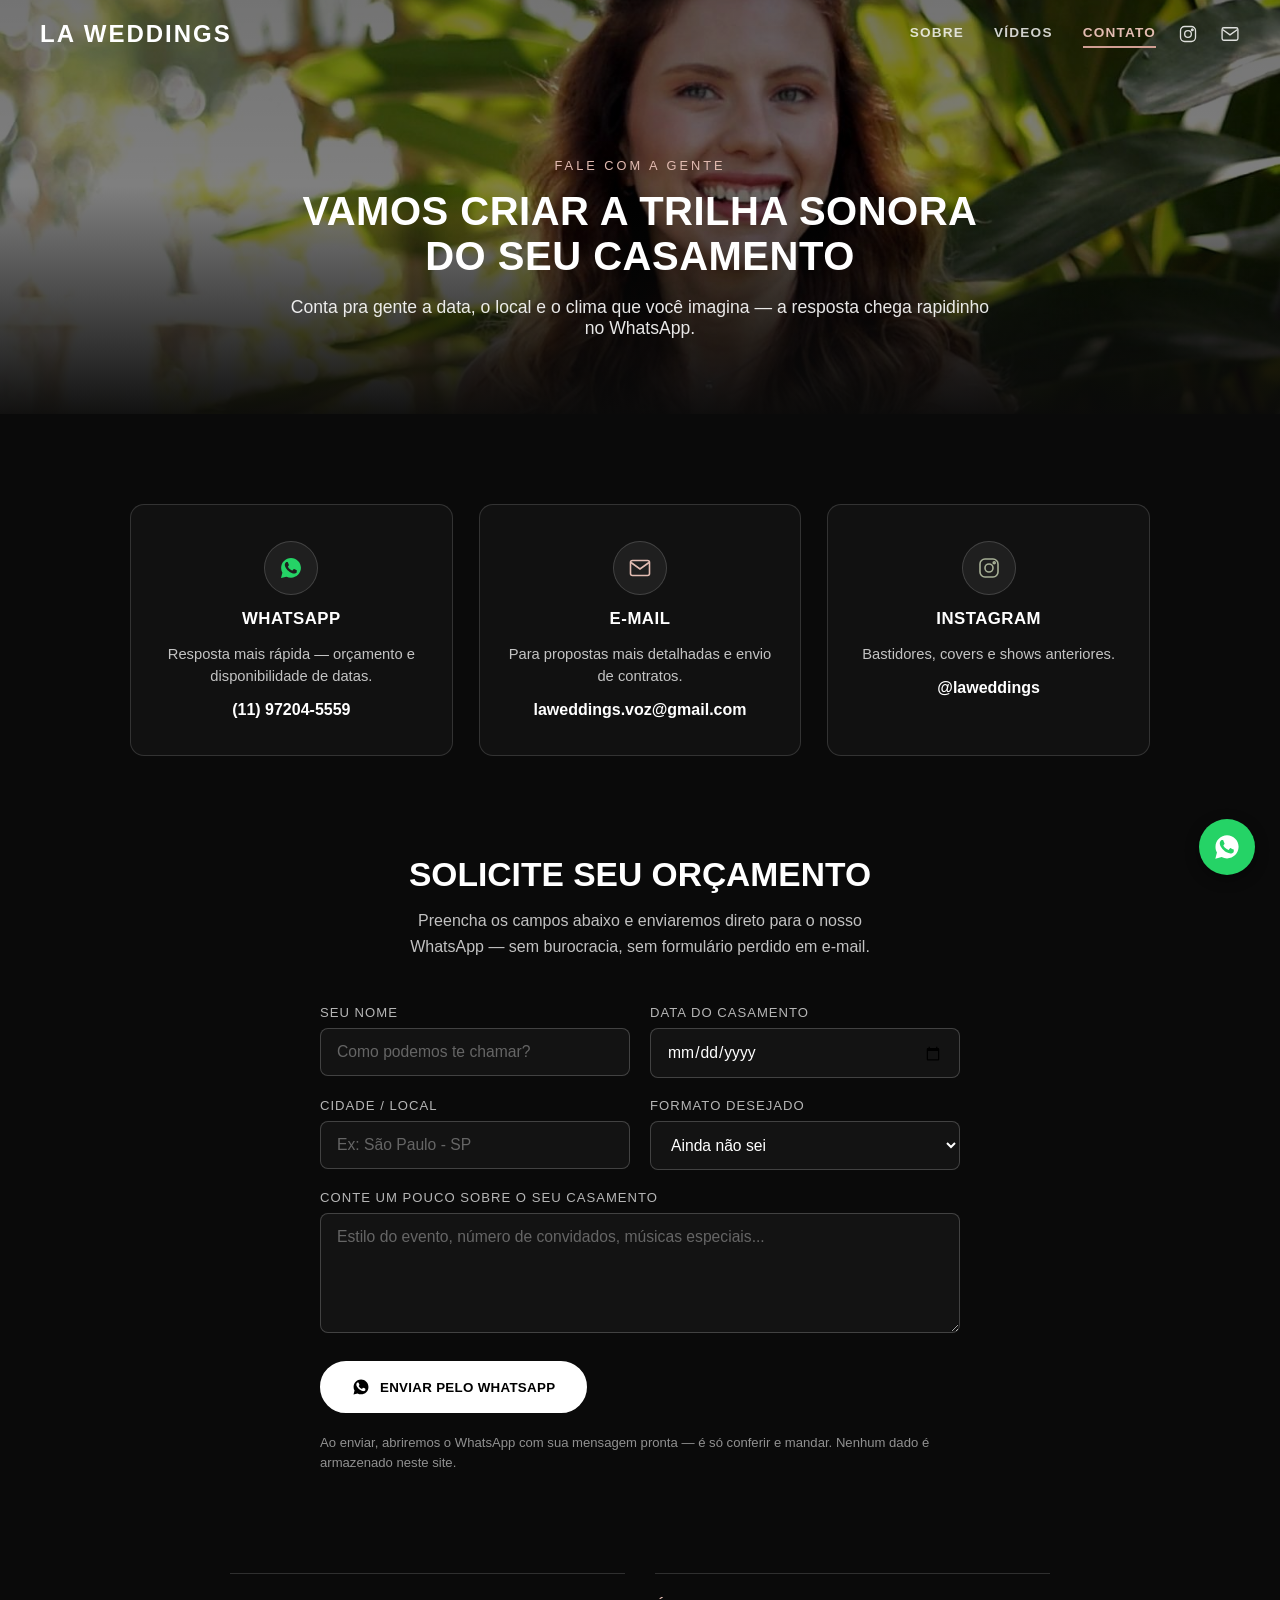
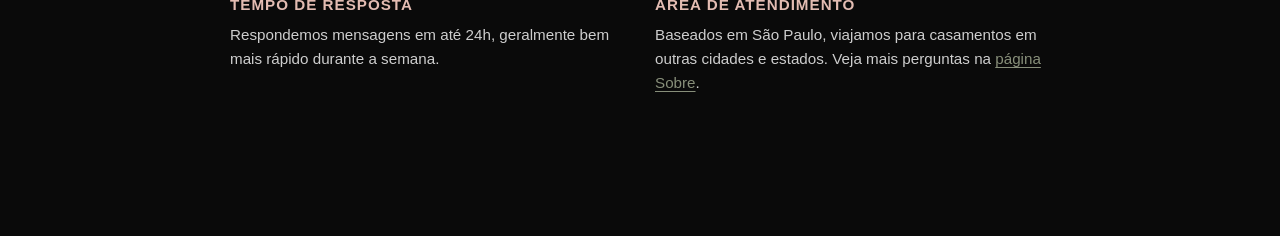
<file: html/contato.html>
<!DOCTYPE html>
<html lang="pt-BR">
<head>
    <meta charset="UTF-8">
    <meta name="viewport" content="width=device-width, initial-scale=1.0">
    <title>Contato - LA WEDDINGS</title>
    <link rel="stylesheet" href="../css/contato.css">
</head>
<body>

    <header>
        <div class="logo">
            <a href="../index.html">LA WEDDINGS</a>
        </div>

        <div class="header-right">
            <nav class="nav-links">
                <a href="sobre.html">SOBRE</a>
                <a href="videos.html">VÍDEOS</a>
                <a href="contato.html" class="active-link">CONTATO</a>
            </nav>
            <a href="https://www.instagram.com/laweddings__" target="_blank" rel="noopener" class="icon-link" aria-label="Instagram">
                <svg viewBox="0 0 24 24" width="20" height="20" fill="none" stroke="currentColor" stroke-width="1.6"><rect x="3" y="3" width="18" height="18" rx="5"/><circle cx="12" cy="12" r="4"/><circle cx="17.2" cy="6.8" r="1"/></svg>
            </a>
            <a href="mailto:laweddings.voz@gmail.com" class="icon-link" aria-label="E-mail">
                <svg viewBox="0 0 24 24" width="20" height="20" fill="none" stroke="currentColor" stroke-width="1.6"><rect x="2.5" y="4.5" width="19" height="15" rx="2"/><path d="M3 6.5l9 6.5 9-6.5"/></svg>
            </a>
        </div>
    </header>

    <main>
        <!-- Banner -->
        <section class="contato-hero" style="background-image: url('../midia/fotos/luiza.jpeg');">
            <div class="contato-hero-overlay"></div>
            <div class="contato-hero-content">
                <span class="kicker">Fale com a gente</span>
                <h1>Vamos criar a trilha sonora do seu casamento</h1>
                <p>Conta pra gente a data, o local e o clima que você imagina — a resposta chega rapidinho no WhatsApp.</p>
            </div>
        </section>

        <!-- Canais de contato -->
        <section class="contato-canais">
            <a href="https://wa.me/5511972045559?text=Ol%C3%A1!%20Quero%20saber%20mais%20sobre%20shows%20para%20casamento"
               target="_blank" rel="noopener" class="canal-card whatsapp reveal">
                <div class="canal-icone">
                    <svg viewBox="0 0 24 24" fill="currentColor"><path d="M12.04 2C6.58 2 2.13 6.45 2.13 11.91c0 1.75.46 3.39 1.26 4.82L2 22l5.4-1.37a9.9 9.9 0 004.64 1.14h.01c5.46 0 9.9-4.45 9.9-9.9C21.96 6.45 17.5 2 12.04 2zm5.87 14.02c-.25.7-1.24 1.28-2.03 1.45-.55.11-1.26.2-3.65-.78-3.06-1.26-5.03-4.36-5.18-4.56-.15-.2-1.24-1.65-1.24-3.15s.78-2.23 1.06-2.53c.27-.3.6-.37.8-.37h.58c.19 0 .43-.07.68.51.25.6.85 2.05.92 2.2.07.15.12.33.02.53-.1.2-.15.32-.3.5-.15.17-.31.39-.44.52-.15.15-.3.31-.13.6.17.3.75 1.24 1.62 2.01 1.12.99 2.05 1.31 2.36 1.46.3.15.48.13.66-.08.18-.2.75-.87.95-1.17.2-.3.4-.25.66-.15.27.1 1.72.81 2.01.96.3.15.5.22.57.35.07.13.07.75-.18 1.45z"/></svg>
                </div>
                <h3>WhatsApp</h3>
                <p>Resposta mais rápida — orçamento e disponibilidade de datas.</p>
                <span class="valor">(11) 97204-5559</span>
            </a>

            <a href="mailto:laweddings.voz@gmail.com" class="canal-card email reveal">
                <div class="canal-icone">
                    <svg viewBox="0 0 24 24" fill="none" stroke="currentColor" stroke-width="1.6"><rect x="2.5" y="4.5" width="19" height="15" rx="2"/><path d="M3 6.5l9 6.5 9-6.5"/></svg>
                </div>
                <h3>E-mail</h3>
                <p>Para propostas mais detalhadas e envio de contratos.</p>
                <span class="valor">laweddings.voz@gmail.com</span>
            </a>

            <a href="https://www.instagram.com/laweddings__" target="_blank" rel="noopener" class="canal-card instagram reveal">
                <div class="canal-icone">
                    <svg viewBox="0 0 24 24" fill="none" stroke="currentColor" stroke-width="1.6"><rect x="3" y="3" width="18" height="18" rx="5"/><circle cx="12" cy="12" r="4"/><circle cx="17.2" cy="6.8" r="1"/></svg>
                </div>
                <h3>Instagram</h3>
                <p>Bastidores, covers e shows anteriores.</p>
                <span class="valor">@laweddings</span>
            </a>
        </section>

        <!-- Formulário -->
        <section class="orcamento-section">
            <div class="section-heading reveal">
                <h2>Solicite seu orçamento</h2>
                <p>Preencha os campos abaixo e enviaremos direto para o nosso WhatsApp — sem burocracia, sem formulário perdido em e-mail.</p>
            </div>

            <form class="orcamento-form reveal" id="form-orcamento">
                <div class="form-row">
                    <div class="campo">
                        <label for="nome">Seu nome</label>
                        <input type="text" id="nome" name="nome" placeholder="Como podemos te chamar?" required>
                    </div>
                    <div class="campo">
                        <label for="data-evento">Data do casamento</label>
                        <input type="date" id="data-evento" name="data-evento">
                    </div>
                </div>

                <div class="form-row">
                    <div class="campo">
                        <label for="cidade">Cidade / local</label>
                        <input type="text" id="cidade" name="cidade" placeholder="Ex: São Paulo - SP">
                    </div>
                    <div class="campo">
                        <label for="formato">Formato desejado</label>
                        <select id="formato" name="formato">
                            <option value="Ainda não sei">Ainda não sei</option>
                            <option value="Voz e violão">Voz e violão</option>
                            <option value="Cerimônia + festa">Cerimônia + festa</option>
                            <option value="Banda completa">Banda completa</option>
                        </select>
                    </div>
                </div>

                <div class="campo">
                    <label for="mensagem">Conte um pouco sobre o seu casamento</label>
                    <textarea id="mensagem" name="mensagem" placeholder="Estilo do evento, número de convidados, músicas especiais..."></textarea>
                </div>

                <button type="submit" class="btn-agenda">
                    <svg viewBox="0 0 24 24" fill="currentColor"><path d="M12.04 2C6.58 2 2.13 6.45 2.13 11.91c0 1.75.46 3.39 1.26 4.82L2 22l5.4-1.37a9.9 9.9 0 004.64 1.14h.01c5.46 0 9.9-4.45 9.9-9.9C21.96 6.45 17.5 2 12.04 2zm5.87 14.02c-.25.7-1.24 1.28-2.03 1.45-.55.11-1.26.2-3.65-.78-3.06-1.26-5.03-4.36-5.18-4.56-.15-.2-1.24-1.65-1.24-3.15s.78-2.23 1.06-2.53c.27-.3.6-.37.8-.37h.58c.19 0 .43-.07.68.51.25.6.85 2.05.92 2.2.07.15.12.33.02.53-.1.2-.15.32-.3.5-.15.17-.31.39-.44.52-.15.15-.3.31-.13.6.17.3.75 1.24 1.62 2.01 1.12.99 2.05 1.31 2.36 1.46.3.15.48.13.66-.08.18-.2.75-.87.95-1.17.2-.3.4-.25.66-.15.27.1 1.72.81 2.01.96.3.15.5.22.57.35.07.13.07.75-.18 1.45z"/></svg>
                    ENVIAR PELO WHATSAPP
                </button>

                <p class="form-nota">Ao enviar, abriremos o WhatsApp com sua mensagem pronta — é só conferir e mandar. Nenhum dado é armazenado neste site.</p>
            </form>
        </section>

        <!-- Faixa final -->
        <section class="contato-extra">
            <div class="extra-card reveal">
                <h4>Tempo de resposta</h4>
                <p>Respondemos mensagens em até 24h, geralmente bem mais rápido durante a semana.</p>
            </div>
            <div class="extra-card reveal">
                <h4>Área de atendimento</h4>
                <p>Baseados em São Paulo, viajamos para casamentos em outras cidades e estados. Veja mais perguntas na <a href="sobre.html">página Sobre</a>.</p>
            </div>
        </section>
    </main>

    <a href="https://wa.me/5511972045559?text=Ol%C3%A1!%20Quero%20saber%20mais%20sobre%20shows%20para%20casamento"
       target="_blank" rel="noopener" class="whatsapp-float" aria-label="Falar no WhatsApp">
        <svg viewBox="0 0 24 24" width="28" height="28" fill="currentColor"><path d="M12.04 2C6.58 2 2.13 6.45 2.13 11.91c0 1.75.46 3.39 1.26 4.82L2 22l5.4-1.37a9.9 9.9 0 004.64 1.14h.01c5.46 0 9.9-4.45 9.9-9.9C21.96 6.45 17.5 2 12.04 2zm5.87 14.02c-.25.7-1.24 1.28-2.03 1.45-.55.11-1.26.2-3.65-.78-3.06-1.26-5.03-4.36-5.18-4.56-.15-.2-1.24-1.65-1.24-3.15s.78-2.23 1.06-2.53c.27-.3.6-.37.8-.37h.58c.19 0 .43-.07.68.51.25.6.85 2.05.92 2.2.07.15.12.33.02.53-.1.2-.15.32-.3.5-.15.17-.31.39-.44.52-.15.15-.3.31-.13.6.17.3.75 1.24 1.62 2.01 1.12.99 2.05 1.31 2.36 1.46.3.15.48.13.66-.08.18-.2.75-.87.95-1.17.2-.3.4-.25.66-.15.27.1 1.72.81 2.01.96.3.15.5.22.57.35.07.13.07.75-.18 1.45z"/></svg>
    </a>

    <script src="https://cdnjs.cloudflare.com/ajax/libs/gsap/3.12.2/gsap.min.js"></script>
    <script src="../js/main.js"></script>
</body>
</html>
</file>
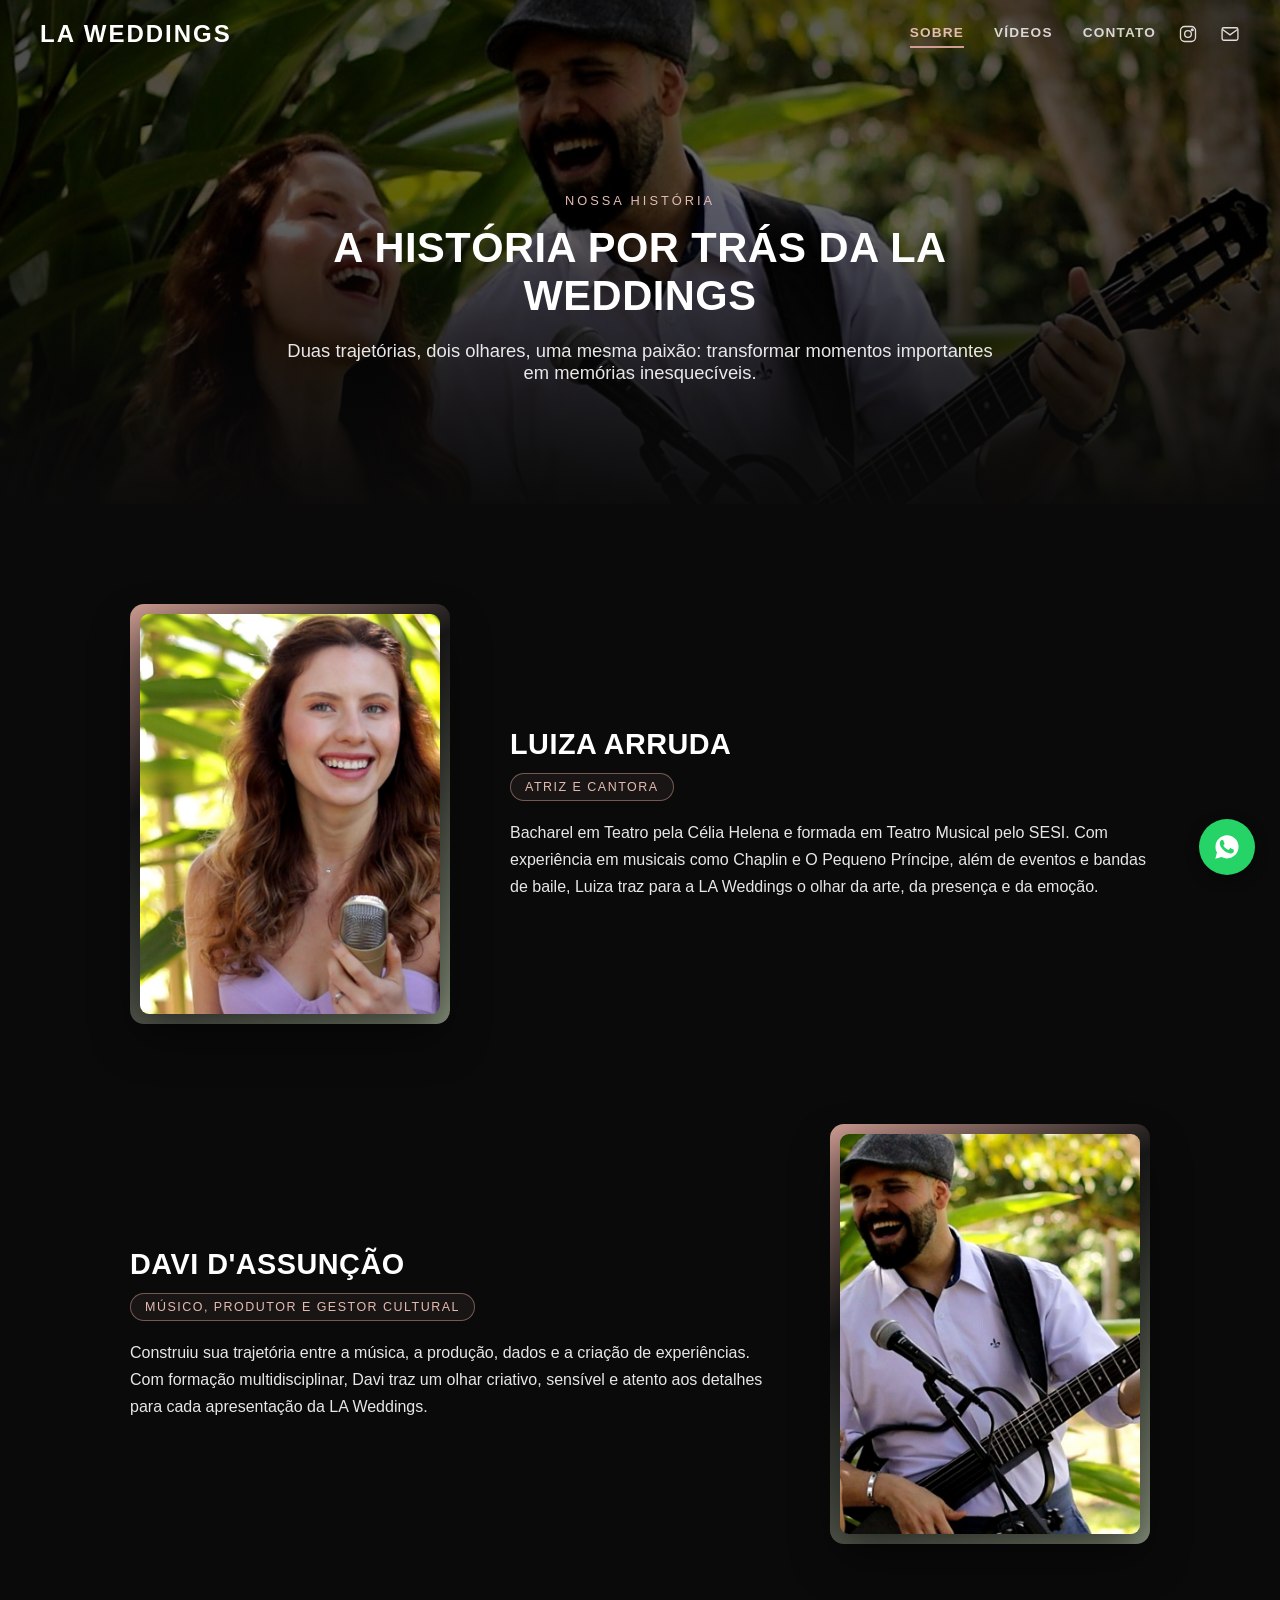
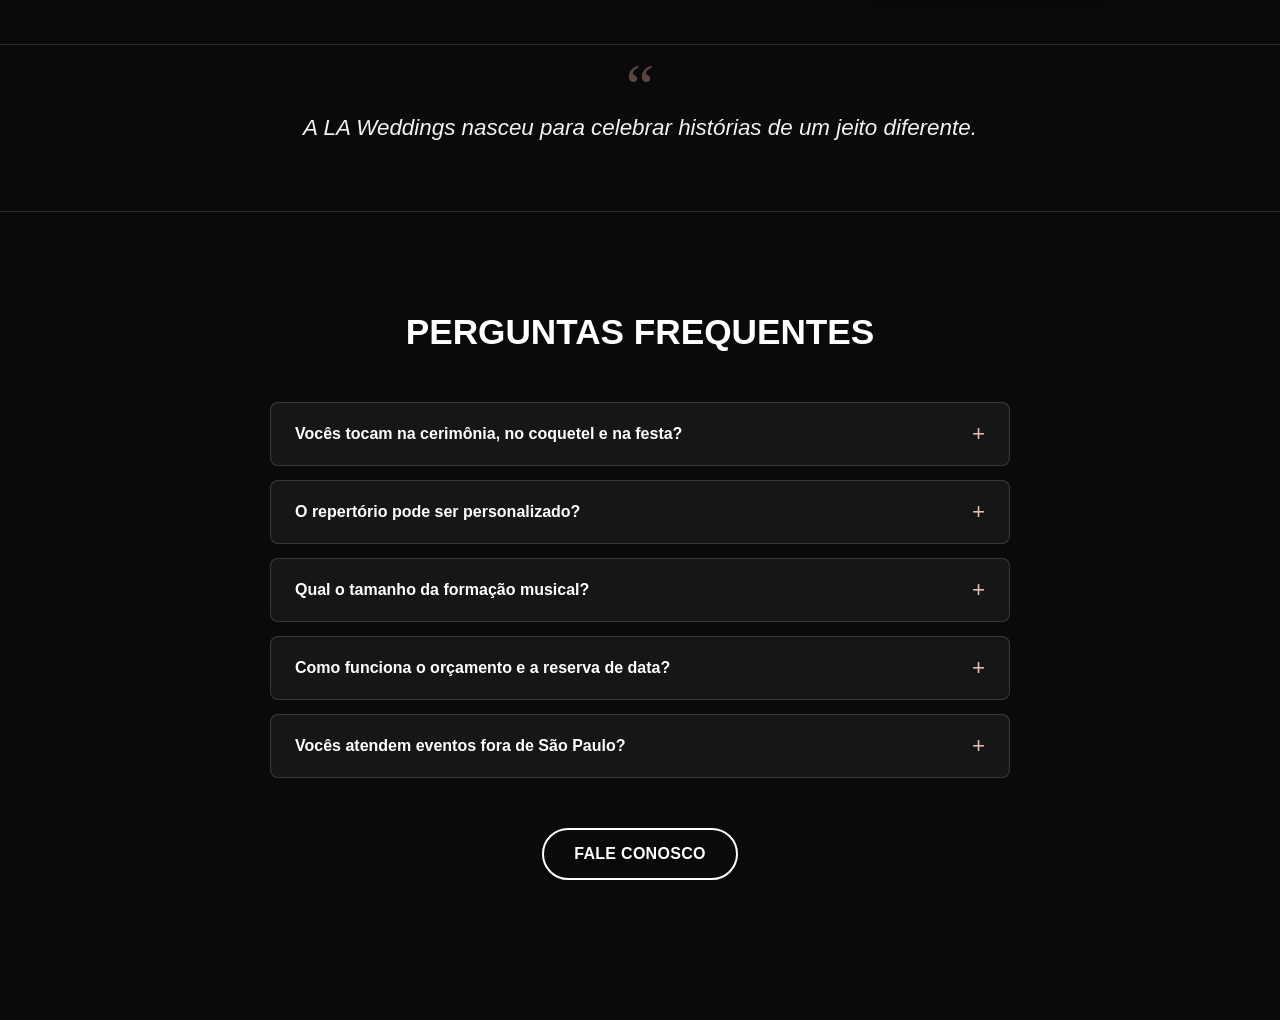
<file: html/sobre.html>
<!DOCTYPE html>
<html lang="pt-BR">
<head>
    <meta charset="UTF-8">
    <meta name="viewport" content="width=device-width, initial-scale=1.0">
    <title>Sobre - LA WEDDINGS</title>
    <link rel="stylesheet" href="../css/sobre.css">
</head>
<body>

    <header>
        <div class="logo">
            <a href="../index.html">LA WEDDINGS</a>
        </div>

        <div class="header-right">
            <nav class="nav-links">
                <a href="sobre.html" class="active-link">SOBRE</a>
                <a href="videos.html">VÍDEOS</a>
                <a href="contato.html">CONTATO</a>
            </nav>
            <a href="https://www.instagram.com/laweddings__" target="_blank" rel="noopener" class="icon-link" aria-label="Instagram">
                <svg viewBox="0 0 24 24" width="20" height="20" fill="none" stroke="currentColor" stroke-width="1.6"><rect x="3" y="3" width="18" height="18" rx="5"/><circle cx="12" cy="12" r="4"/><circle cx="17.2" cy="6.8" r="1"/></svg>
            </a>
            <a href="mailto:laweddings.voz@gmail.com" class="icon-link" aria-label="E-mail">
                <svg viewBox="0 0 24 24" width="20" height="20" fill="none" stroke="currentColor" stroke-width="1.6"><rect x="2.5" y="4.5" width="19" height="15" rx="2"/><path d="M3 6.5l9 6.5 9-6.5"/></svg>
            </a>
        </div>
    </header>

    <main>
        <!-- Banner -->
        <section class="sobre-hero" style="background-image: url('../midia/fotos/luizaedavi.jpeg');">
            <div class="sobre-hero-overlay"></div>
            <div class="sobre-hero-content">
                <span class="kicker">Nossa história</span>
                <h1>A História por Trás da LA Weddings</h1>
                <p>Duas trajetórias, dois olhares, uma mesma paixão: transformar momentos importantes em memórias inesquecíveis.</p>
            </div>
        </section>

        <!-- Perfis -->
        <section class="perfis-section">
            <div class="perfil reveal">
                <div class="perfil-foto">
                    <img src="../midia/fotos/luiza.jpeg" alt="Luiza Arruda cantando ao ar livre" loading="lazy">
                </div>
                <div class="perfil-texto">
                    <h2>Luiza Arruda</h2>
                    <p class="perfil-cargo">Atriz e cantora</p>
                    <p>Bacharel em Teatro pela Célia Helena e formada em Teatro Musical pelo SESI. Com experiência em musicais como Chaplin e O Pequeno Príncipe, além de eventos e bandas de baile, Luiza traz para a LA Weddings o olhar da arte, da presença e da emoção.</p>
                </div>
            </div>

            <div class="perfil perfil-invertido reveal">
                <div class="perfil-foto">
                    <img src="../midia/fotos/davi.jpeg" alt="Davi D'Assunção tocando violão e cantando" loading="lazy">
                </div>
                <div class="perfil-texto">
                    <h2>Davi D'Assunção</h2>
                    <p class="perfil-cargo">Músico, produtor e gestor cultural</p>
                    <p>Construiu sua trajetória entre a música, a produção, dados e a criação de experiências. Com formação multidisciplinar, Davi traz um olhar criativo, sensível e atento aos detalhes para cada apresentação da LA Weddings.</p>
                </div>
            </div>
        </section>

        <!-- Tagline -->
        <section class="tagline-section reveal">
            <p>A LA Weddings nasceu para celebrar histórias de um jeito diferente.</p>
        </section>

        <!-- FAQ -->
        <section class="faq-section">
            <h2 class="reveal">Perguntas Frequentes</h2>

            <div class="faq-lista">
                <details class="faq-item reveal">
                    <summary>Vocês tocam na cerimônia, no coquetel e na festa?</summary>
                    <p>Sim! O repertório é pensado para acompanhar cada momento do casamento — do violão intimista da cerimônia até o show completo que leva todo mundo pra pista na festa.</p>
                </details>

                <details class="faq-item reveal">
                    <summary>O repertório pode ser personalizado?</summary>
                    <p>Com certeza. Montamos o repertório junto com o casal, incluindo a música da entrada, do primeiro beijo, da valsa e os pedidos especiais que fazem parte da história de vocês.</p>
                </details>

                <details class="faq-item reveal">
                    <summary>Qual o tamanho da formação musical?</summary>
                    <p>Depende do estilo do evento: pode ser só voz e violão para uma cerimônia intimista, ou uma formação maior com banda completa para a festa. Montamos a formação ideal para o seu orçamento e o clima que você imagina.</p>
                </details>

                <details class="faq-item reveal">
                    <summary>Como funciona o orçamento e a reserva de data?</summary>
                    <p>É só chamar no WhatsApp contando a data, o local e o estilo do evento. Enviamos uma proposta personalizada e, para confirmar a data, pedimos um sinal de reserva.</p>
                </details>

                <details class="faq-item reveal">
                    <summary>Vocês atendem eventos fora de São Paulo?</summary>
                    <p>Sim, viajamos para atender casamentos em outras cidades e estados. Nesses casos, deslocamento e hospedagem entram como um adicional no orçamento.</p>
                </details>
            </div>

            <a href="contato.html" class="btn-secundario faq-cta reveal">FALE CONOSCO</a>
        </section>
    </main>

    <a href="https://wa.me/5511972045559?text=Ol%C3%A1!%20Quero%20saber%20mais%20sobre%20shows%20para%20casamento"
       target="_blank" rel="noopener" class="whatsapp-float" aria-label="Falar no WhatsApp">
        <svg viewBox="0 0 24 24" width="28" height="28" fill="currentColor"><path d="M12.04 2C6.58 2 2.13 6.45 2.13 11.91c0 1.75.46 3.39 1.26 4.82L2 22l5.4-1.37a9.9 9.9 0 004.64 1.14h.01c5.46 0 9.9-4.45 9.9-9.9C21.96 6.45 17.5 2 12.04 2zm5.87 14.02c-.25.7-1.24 1.28-2.03 1.45-.55.11-1.26.2-3.65-.78-3.06-1.26-5.03-4.36-5.18-4.56-.15-.2-1.24-1.65-1.24-3.15s.78-2.23 1.06-2.53c.27-.3.6-.37.8-.37h.58c.19 0 .43-.07.68.51.25.6.85 2.05.92 2.2.07.15.12.33.02.53-.1.2-.15.32-.3.5-.15.17-.31.39-.44.52-.15.15-.3.31-.13.6.17.3.75 1.24 1.62 2.01 1.12.99 2.05 1.31 2.36 1.46.3.15.48.13.66-.08.18-.2.75-.87.95-1.17.2-.3.4-.25.66-.15.27.1 1.72.81 2.01.96.3.15.5.22.57.35.07.13.07.75-.18 1.45z"/></svg>
    </a>

    <script src="https://cdnjs.cloudflare.com/ajax/libs/gsap/3.12.2/gsap.min.js"></script>
    <script src="../js/main.js"></script>
</body>
</html>
</file>
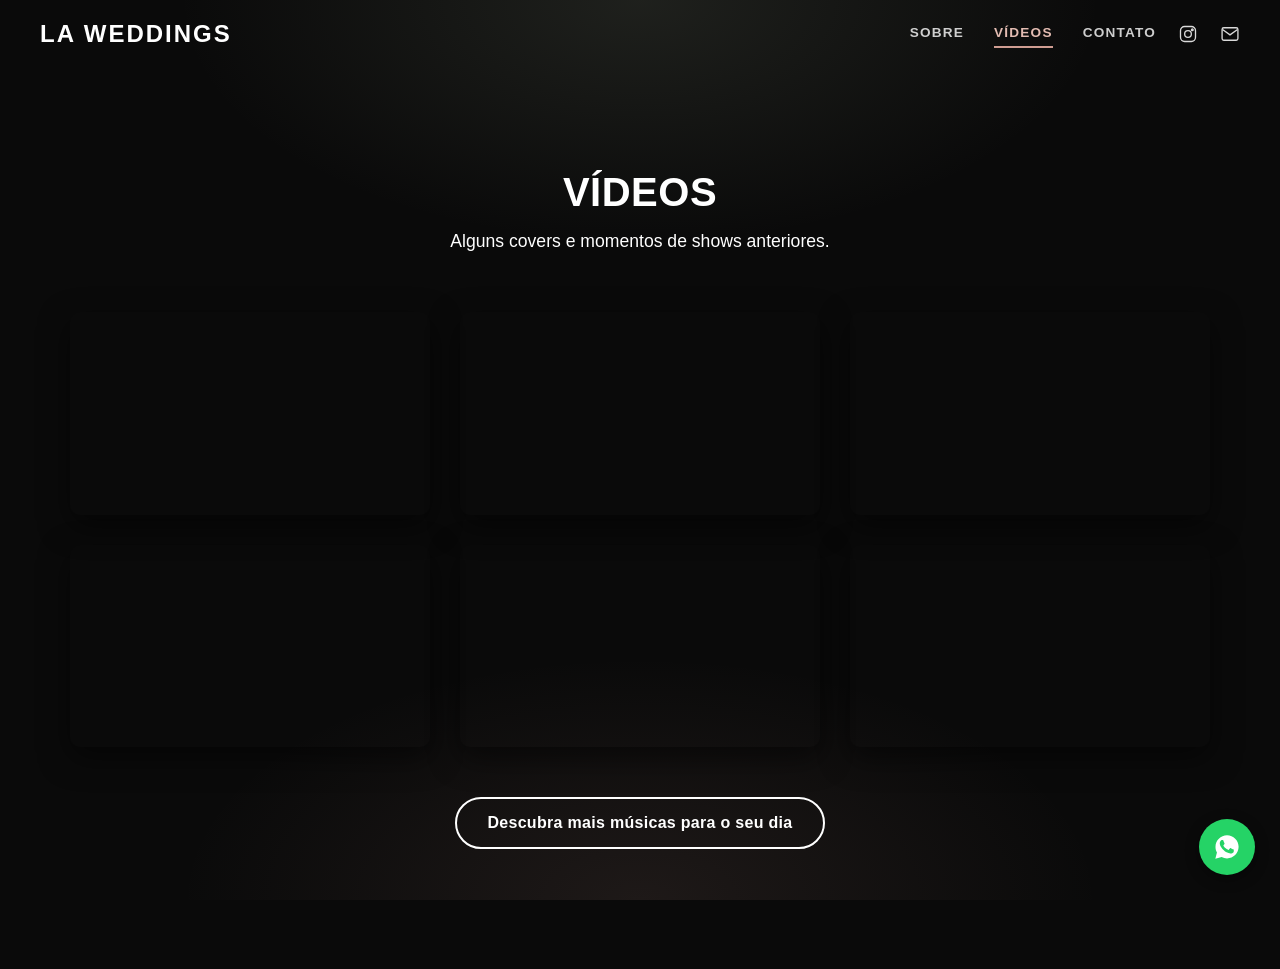
<file: html/videos.html>
<!DOCTYPE html>
<html lang="pt-BR">
<head>
    <meta charset="UTF-8">
    <meta name="viewport" content="width=device-width, initial-scale=1.0">
    <title>Vídeos - LA WEDDINGS</title>
    <link rel="stylesheet" href="../css/videos.css">
</head>
<body>

    <header>
        <div class="logo">
            <a href="../index.html">LA WEDDINGS</a>
        </div>

        <div class="header-right">
            <nav class="nav-links">
                <a href="sobre.html">SOBRE</a>
                <a href="videos.html" class="active-link">VÍDEOS</a>
                <a href="contato.html">CONTATO</a>
            </nav>
            <a href="https://www.instagram.com/laweddings__" target="_blank" rel="noopener" class="icon-link" aria-label="Instagram">
                <svg viewBox="0 0 24 24" width="20" height="20" fill="none" stroke="currentColor" stroke-width="1.6"><rect x="3" y="3" width="18" height="18" rx="5"/><circle cx="12" cy="12" r="4"/><circle cx="17.2" cy="6.8" r="1"/></svg>
            </a>
            <a href="mailto:laweddings.voz@gmail.com" class="icon-link" aria-label="E-mail">
                <svg viewBox="0 0 24 24" width="20" height="20" fill="none" stroke="currentColor" stroke-width="1.6"><rect x="2.5" y="4.5" width="19" height="15" rx="2"/><path d="M3 6.5l9 6.5 9-6.5"/></svg>
            </a>
        </div>
    </header>

    <main class="videos-page">
        <h1 class="reveal">Vídeos</h1>
        <p class="videos-page-sub reveal">Alguns covers e momentos de shows anteriores.</p>

        <div class="videos-grid videos-grid-page">
            <div class="video-wrapper reveal">
                <iframe src="https://www.youtube.com/embed/vXzMF0iaTX0?si=eHuYBPWT8Yv0anA7" title="YouTube Cover Die With A Smile" frameborder="0" allow="accelerometer; autoplay; clipboard-write; encrypted-media; gyroscope; picture-in-picture; web-share" referrerpolicy="strict-origin-when-cross-origin" allowfullscreen></iframe>
            </div>
            <div class="video-wrapper reveal">
                <iframe src="https://www.youtube.com/embed/Mso5kF4dpsc?si=w7X0ERs3Yd3j7GVQ" title="YouTube Cover Ainda Bem" frameborder="0" allow="accelerometer; autoplay; clipboard-write; encrypted-media; gyroscope; picture-in-picture; web-share" referrerpolicy="strict-origin-when-cross-origin" allowfullscreen></iframe>
            </div>
            <div class="video-wrapper reveal">
                <iframe src="https://www.youtube.com/embed/_5AMsWcZdZA?si=FMqdsAofKX3dalSs" title="YouTube video player" frameborder="0" allow="accelerometer; autoplay; clipboard-write; encrypted-media; gyroscope; picture-in-picture; web-share" referrerpolicy="strict-origin-when-cross-origin" allowfullscreen></iframe>
            </div>
            <!-- TODO: trocar os 4 vídeos abaixo pelos links reais -->
            <div class="video-wrapper reveal">
            <iframe width="560" height="315" src="https://www.youtube.com/embed/ZYluDZ95bQI?si=22hSft2JSp6drNmm" title="YouTube video player" frameborder="0" allow="accelerometer; autoplay; clipboard-write; encrypted-media; gyroscope; picture-in-picture; web-share" referrerpolicy="strict-origin-when-cross-origin" allowfullscreen></iframe>            
            </div>
            <div class="video-wrapper reveal">
                <iframe width="560" height="315" src="https://www.youtube.com/embed/mQBChukl7G4?si=C0hB83EiTiWo-eVx" title="YouTube video player" frameborder="0" allow="accelerometer; autoplay; clipboard-write; encrypted-media; gyroscope; picture-in-picture; web-share" referrerpolicy="strict-origin-when-cross-origin" allowfullscreen></iframe>
            </div>
            <div class="video-wrapper reveal">
                <iframe width="560" height="315" src="https://www.youtube.com/embed/ipI5ZP1iStk?si=FC_1K3iqxjt5IZe_" title="YouTube video player" frameborder="0" allow="accelerometer; autoplay; clipboard-write; encrypted-media; gyroscope; picture-in-picture; web-share" referrerpolicy="strict-origin-when-cross-origin" allowfullscreen></iframe>
            </div>
        </div>

        <div class="videos-cta reveal">
            <a href="https://www.youtube.com/channel/UC8cYWUEt_Ad5OgH26i-0EIw" target="_blank" rel="noopener" class="btn-secundario">Descubra mais músicas para o seu dia</a>
        </div>
    </main>

    <a href="https://wa.me/5511972045559?text=Ol%C3%A1!%20Quero%20saber%20mais%20sobre%20shows%20para%20casamento"
       target="_blank" rel="noopener" class="whatsapp-float" aria-label="Falar no WhatsApp">
        <svg viewBox="0 0 24 24" width="28" height="28" fill="currentColor"><path d="M12.04 2C6.58 2 2.13 6.45 2.13 11.91c0 1.75.46 3.39 1.26 4.82L2 22l5.4-1.37a9.9 9.9 0 004.64 1.14h.01c5.46 0 9.9-4.45 9.9-9.9C21.96 6.45 17.5 2 12.04 2zm5.87 14.02c-.25.7-1.24 1.28-2.03 1.45-.55.11-1.26.2-3.65-.78-3.06-1.26-5.03-4.36-5.18-4.56-.15-.2-1.24-1.65-1.24-3.15s.78-2.23 1.06-2.53c.27-.3.6-.37.8-.37h.58c.19 0 .43-.07.68.51.25.6.85 2.05.92 2.2.07.15.12.33.02.53-.1.2-.15.32-.3.5-.15.17-.31.39-.44.52-.15.15-.3.31-.13.6.17.3.75 1.24 1.62 2.01 1.12.99 2.05 1.31 2.36 1.46.3.15.48.13.66-.08.18-.2.75-.87.95-1.17.2-.3.4-.25.66-.15.27.1 1.72.81 2.01.96.3.15.5.22.57.35.07.13.07.75-.18 1.45z"/></svg>
    </a>

    <script src="https://cdnjs.cloudflare.com/ajax/libs/gsap/3.12.2/gsap.min.js"></script>
    <script src="../js/main.js"></script>
</body>
</html>
</file>
<file: css/contato.css>
/* ============================================
   BASE (reset, header, menu de 3 pontinhos, botão do WhatsApp)
   Esse bloco é repetido em todos os CSS de página,
   como pedido — não há um CSS principal compartilhado.
   ============================================ */
:root {
    --rose: #cf9d92;
    --rose-light: #e3bcb2;
    --sage: #8b957f;
    --sage-light: #a7b096;
    --bg: #0a0a0a;
}

* {
    margin: 0;
    padding: 0;
    box-sizing: border-box;
    font-family: 'Helvetica Neue', Arial, sans-serif;
}

html {
    scroll-behavior: smooth;
}

body {
    background-color: var(--bg);
    color: #fff;
    overflow-x: hidden;
}

header {
    position: absolute;
    top: 0;
    width: 100%;
    padding: 20px 40px;
    display: flex;
    flex-wrap: wrap;
    row-gap: 10px;
    justify-content: space-between;
    align-items: center;
    z-index: 10;
}

.logo {
    font-size: 24px;
    font-weight: bold;
    text-transform: uppercase;
    letter-spacing: 2px;
}

.logo a {
    color: #fff;
    text-decoration: none;
}

.header-right {
    display: flex;
    flex-wrap: wrap;
    justify-content: flex-end;
    align-items: center;
    gap: 22px;
}

.icon-link {
    color: #fff;
    display: flex;
    opacity: 0.85;
    transition: opacity 0.3s;
}

.icon-link:hover {
    opacity: 1;
}

.nav-links {
    display: flex;
    align-items: center;
    gap: 30px;
}

.nav-links a {
    position: relative;
    color: #fff;
    text-decoration: none;
    font-size: 0.85rem;
    font-weight: 600;
    letter-spacing: 1.2px;
    opacity: 0.8;
    padding-bottom: 4px;
    transition: opacity 0.3s, color 0.3s;
}

.nav-links a:hover {
    opacity: 1;
}

.nav-links a.active-link {
    color: var(--rose-light);
    opacity: 1;
}

.nav-links a.active-link::after {
    content: "";
    position: absolute;
    left: 0;
    right: 0;
    bottom: -4px;
    height: 2px;
    background: var(--rose);
}

.whatsapp-float {
    position: fixed;
    bottom: 25px;
    right: 25px;
    width: 56px;
    height: 56px;
    background-color: #25D366;
    border-radius: 50%;
    display: flex;
    align-items: center;
    justify-content: center;
    color: #fff;
    box-shadow: 0 4px 14px rgba(0,0,0,0.4);
    z-index: 100;
    transition: transform 0.3s;
}

.whatsapp-float:hover {
    transform: scale(1.08);
}

/* Responsivo: cabeçalho e botão flutuante em telas pequenas */
@media (max-width: 480px) {
    header {
        padding: 16px 18px;
    }

    .logo {
        font-size: 15px;
        letter-spacing: 1px;
    }

    .header-right {
        gap: 10px;
    }

    .icon-link svg {
        width: 18px;
        height: 18px;
    }

    .nav-links {
        gap: 14px;
    }

    .nav-links a {
        font-size: 0.68rem;
        letter-spacing: 0.4px;
    }

    .whatsapp-float {
        width: 50px;
        height: 50px;
        bottom: 16px;
        right: 16px;
    }

    .whatsapp-float svg {
        width: 24px;
        height: 24px;
    }
}

/* Breakpoint intermediário (tablets e telas médias) para o header
   nao pular direto do tamanho desktop para o mobile */
@media (max-width: 900px) {
    header {
        padding: 18px 28px;
    }

    .nav-links {
        gap: 20px;
    }

    .nav-links a {
        font-size: 0.8rem;
    }
}

@media (max-width: 640px) {
    header {
        padding: 16px 20px;
    }

    .logo {
        font-size: 17px;
    }

    .header-right {
        gap: 14px;
    }

    .nav-links {
        gap: 16px;
    }

    .nav-links a {
        font-size: 0.72rem;
        letter-spacing: 0.6px;
    }
}

/* Telas muito pequenas (celulares antigos/estreitos) */
@media (max-width: 360px) {
    header {
        padding: 14px 14px;
    }

    .logo {
        font-size: 13px;
    }

    .header-right {
        gap: 8px;
    }

    .nav-links {
        gap: 10px;
    }

    .nav-links a {
        font-size: 0.6rem;
        letter-spacing: 0.2px;
    }

    .icon-link svg {
        width: 16px;
        height: 16px;
    }
}

/* ============================================
   BOTÕES (compartilhados: agenda / secundário)
   ============================================ */
.btn-agenda,
.btn-secundario {
    display: inline-block;
    padding: 15px 30px;
    border: 2px solid #fff;
    text-decoration: none;
    font-weight: bold;
    border-radius: 30px;
    transition: all 0.3s;
    letter-spacing: 0.3px;
    cursor: pointer;
}

.btn-agenda {
    background-color: #fff;
    color: #000;
}

.btn-agenda:hover {
    background-color: transparent;
    color: #fff;
}

.btn-secundario {
    color: #fff;
    background: transparent;
}

.btn-secundario:hover {
    background-color: #fff;
    color: #000;
}

@media (max-width: 480px) {
    .btn-agenda,
    .btn-secundario {
        padding: 14px 24px;
        font-size: 0.92rem;
    }
}

/* ============================================
   Animação de entrada (fade + slide, leve)
   ============================================ */
.reveal {
    opacity: 0;
    transform: translateY(24px);
    transition: opacity 0.8s ease, transform 0.8s ease;
}

.reveal.is-visible {
    opacity: 1;
    transform: translateY(0);
}

@media (prefers-reduced-motion: reduce) {
    .reveal {
        opacity: 1;
        transform: none;
        transition: none;
    }
}

/* ============================================
   CONTATO — Banner
   ============================================ */
.contato-hero {
    position: relative;
    min-height: 46vh;
    min-height: 46svh;
    display: flex;
    align-items: center;
    justify-content: center;
    text-align: center;
    background-size: cover;
    background-position: center 25%;
    padding: 150px 30px 70px;
}

.contato-hero-overlay {
    position: absolute;
    inset: 0;
    background:
        linear-gradient(180deg, rgba(0,0,0,0.55) 0%, rgba(0,0,0,0.5) 45%, rgba(10,10,10,0.97) 100%);
}

.contato-hero-content {
    position: relative;
    z-index: 1;
    max-width: 720px;
}

.contato-hero-content .kicker {
    display: inline-block;
    font-size: 0.8rem;
    letter-spacing: 3px;
    text-transform: uppercase;
    color: var(--rose-light);
    margin-bottom: 16px;
}

.contato-hero-content h1 {
    font-size: clamp(1.7rem, 5vw + 0.6rem, 2.5rem);
    text-transform: uppercase;
    margin-bottom: 18px;
    letter-spacing: 0.5px;
}

.contato-hero-content p {
    font-size: clamp(0.95rem, 2vw + 0.5rem, 1.1rem);
    opacity: 0.9;
}

/* ============================================
   CONTATO — Cards de contato
   ============================================ */
.contato-canais {
    max-width: 1100px;
    margin: 0 auto;
    padding: 90px 40px 0;
    display: grid;
    grid-template-columns: repeat(3, 1fr);
    gap: 26px;
}

.canal-card {
    position: relative;
    display: flex;
    flex-direction: column;
    align-items: center;
    text-align: center;
    gap: 14px;
    padding: 36px 24px;
    border: 1px solid rgba(255,255,255,0.14);
    border-radius: 14px;
    background: rgba(255,255,255,0.03);
    text-decoration: none;
    color: #fff;
    transition: transform 0.35s ease, border-color 0.35s ease, background 0.35s ease;
}

.canal-card:hover {
    transform: translateY(-6px);
    border-color: rgba(207, 157, 146, 0.55);
    background: rgba(207, 157, 146, 0.06);
}

.canal-icone {
    width: 54px;
    height: 54px;
    border-radius: 50%;
    display: flex;
    align-items: center;
    justify-content: center;
    background: rgba(255,255,255,0.06);
    border: 1px solid rgba(255,255,255,0.16);
    flex-shrink: 0;
}

.canal-icone svg {
    width: 24px;
    height: 24px;
}

.canal-card.whatsapp .canal-icone { color: #25D366; }
.canal-card.email .canal-icone { color: var(--rose-light); }
.canal-card.instagram .canal-icone { color: var(--sage-light); }

.canal-card h3 {
    font-size: 1.05rem;
    text-transform: uppercase;
    letter-spacing: 0.5px;
}

.canal-card p {
    opacity: 0.75;
    font-size: 0.92rem;
    line-height: 1.5;
}

.canal-card span.valor {
    font-weight: bold;
    opacity: 1;
}

@media (max-width: 800px) {
    .contato-canais {
        grid-template-columns: 1fr;
        padding: 60px 24px 0;
        gap: 18px;
    }
}

/* ============================================
   CONTATO — Formulário de orçamento
   ============================================ */
.orcamento-section {
    max-width: 720px;
    margin: 0 auto;
    padding: 100px 40px 40px;
}

.orcamento-section .section-heading {
    text-align: center;
    margin-bottom: 46px;
}

.orcamento-section h2 {
    font-size: clamp(1.5rem, 3.2vw + 0.6rem, 2.1rem);
    text-transform: uppercase;
    margin-bottom: 14px;
}

.orcamento-section .section-heading p {
    opacity: 0.75;
    max-width: 520px;
    margin: 0 auto;
    line-height: 1.6;
}

.orcamento-form {
    display: flex;
    flex-direction: column;
    gap: 20px;
}

.form-row {
    display: grid;
    grid-template-columns: 1fr 1fr;
    gap: 20px;
}

.campo {
    display: flex;
    flex-direction: column;
    gap: 8px;
}

.campo label {
    font-size: 0.82rem;
    text-transform: uppercase;
    letter-spacing: 1px;
    opacity: 0.7;
}

.campo input,
.campo textarea,
.campo select {
    background: rgba(255,255,255,0.04);
    border: 1px solid rgba(255,255,255,0.2);
    border-radius: 8px;
    padding: 14px 16px;
    color: #fff;
    font-size: 0.98rem;
    font-family: inherit;
    transition: border-color 0.3s, background 0.3s;
}

.campo select option {
    background: #111;
    color: #fff;
}

.campo input::placeholder,
.campo textarea::placeholder {
    color: rgba(255,255,255,0.35);
}

.campo input:focus,
.campo textarea:focus,
.campo select:focus {
    outline: none;
    border-color: var(--rose);
    background: rgba(207, 157, 146, 0.06);
}

.campo textarea {
    resize: vertical;
    min-height: 120px;
}

.orcamento-form .btn-agenda {
    justify-self: flex-start;
    margin-top: 8px;
    border: 2px solid #fff;
    display: inline-flex;
    align-items: center;
    gap: 10px;
    width: fit-content;
}

.orcamento-form .btn-agenda svg {
    width: 18px;
    height: 18px;
}

.form-nota {
    font-size: 0.82rem;
    opacity: 0.55;
    line-height: 1.5;
}

@media (max-width: 600px) {
    .orcamento-section {
        padding: 70px 22px 20px;
    }

    .form-row {
        grid-template-columns: 1fr;
        gap: 18px;
    }

    .orcamento-form .btn-agenda {
        width: 100%;
        justify-content: center;
    }
}

/* ============================================
   CONTATO — Faixa final (FAQ / disponibilidade)
   ============================================ */
.contato-extra {
    max-width: 900px;
    margin: 0 auto;
    padding: 60px 40px 140px;
    display: grid;
    grid-template-columns: 1fr 1fr;
    gap: 30px;
}

.extra-card {
    border-top: 1px solid rgba(255,255,255,0.15);
    padding-top: 22px;
}

.extra-card h4 {
    font-size: 0.95rem;
    text-transform: uppercase;
    letter-spacing: 1px;
    margin-bottom: 10px;
    color: var(--rose-light);
}

.extra-card p {
    opacity: 0.8;
    line-height: 1.6;
    font-size: 0.95rem;
}

.extra-card a {
    color: var(--sage-light);
    text-decoration: underline;
    text-underline-offset: 3px;
}

@media (max-width: 700px) {
    .contato-extra {
        grid-template-columns: 1fr;
        padding: 50px 22px 110px;
        gap: 34px;
    }
}
</file>
<file: css/sobre.css>
/* ============================================
   BASE (reset, header, menu de 3 pontinhos, botão do WhatsApp)
   Esse bloco é repetido em todos os CSS de página,
   como pedido — não há um CSS principal compartilhado.
   ============================================ */
:root {
    --rose: #cf9d92;
    --rose-light: #e3bcb2;
    --sage: #8b957f;
    --sage-light: #a7b096;
    --bg: #0a0a0a;
}

* {
    margin: 0;
    padding: 0;
    box-sizing: border-box;
    font-family: 'Helvetica Neue', Arial, sans-serif;
}

html {
    scroll-behavior: smooth;
}

body {
    background-color: var(--bg);
    color: #fff;
    overflow-x: hidden;
}

header {
    position: absolute;
    top: 0;
    width: 100%;
    padding: 20px 40px;
    display: flex;
    flex-wrap: wrap;
    row-gap: 10px;
    justify-content: space-between;
    align-items: center;
    z-index: 10;
}

.logo {
    font-size: 24px;
    font-weight: bold;
    text-transform: uppercase;
    letter-spacing: 2px;
}

.logo a {
    color: #fff;
    text-decoration: none;
}

.header-right {
    display: flex;
    flex-wrap: wrap;
    justify-content: flex-end;
    align-items: center;
    gap: 22px;
}

.icon-link {
    color: #fff;
    display: flex;
    opacity: 0.85;
    transition: opacity 0.3s;
}

.icon-link:hover {
    opacity: 1;
}

.nav-links {
    display: flex;
    align-items: center;
    gap: 30px;
}

.nav-links a {
    position: relative;
    color: #fff;
    text-decoration: none;
    font-size: 0.85rem;
    font-weight: 600;
    letter-spacing: 1.2px;
    opacity: 0.8;
    padding-bottom: 4px;
    transition: opacity 0.3s, color 0.3s;
}

.nav-links a:hover {
    opacity: 1;
}

.nav-links a.active-link {
    color: var(--rose-light);
    opacity: 1;
}

.nav-links a.active-link::after {
    content: "";
    position: absolute;
    left: 0;
    right: 0;
    bottom: -4px;
    height: 2px;
    background: var(--rose);
}

.whatsapp-float {
    position: fixed;
    bottom: 25px;
    right: 25px;
    width: 56px;
    height: 56px;
    background-color: #25D366;
    border-radius: 50%;
    display: flex;
    align-items: center;
    justify-content: center;
    color: #fff;
    box-shadow: 0 4px 14px rgba(0,0,0,0.4);
    z-index: 100;
    transition: transform 0.3s;
}

.whatsapp-float:hover {
    transform: scale(1.08);
}

/* Responsivo: cabeçalho e botão flutuante em telas pequenas */
@media (max-width: 480px) {
    header {
        padding: 16px 18px;
    }

    .logo {
        font-size: 15px;
        letter-spacing: 1px;
    }

    .header-right {
        gap: 10px;
    }

    .icon-link svg {
        width: 18px;
        height: 18px;
    }

    .nav-links {
        gap: 14px;
    }

    .nav-links a {
        font-size: 0.68rem;
        letter-spacing: 0.4px;
    }

    .whatsapp-float {
        width: 50px;
        height: 50px;
        bottom: 16px;
        right: 16px;
    }

    .whatsapp-float svg {
        width: 24px;
        height: 24px;
    }
}

/* Breakpoint intermediário (tablets e telas médias) para o header
   nao pular direto do tamanho desktop para o mobile */
@media (max-width: 900px) {
    header {
        padding: 18px 28px;
    }

    .nav-links {
        gap: 20px;
    }

    .nav-links a {
        font-size: 0.8rem;
    }
}

@media (max-width: 640px) {
    header {
        padding: 16px 20px;
    }

    .logo {
        font-size: 17px;
    }

    .header-right {
        gap: 14px;
    }

    .nav-links {
        gap: 16px;
    }

    .nav-links a {
        font-size: 0.72rem;
        letter-spacing: 0.6px;
    }
}

/* Telas muito pequenas (celulares antigos/estreitos) */
@media (max-width: 360px) {
    header {
        padding: 14px 14px;
    }

    .logo {
        font-size: 13px;
    }

    .header-right {
        gap: 8px;
    }

    .nav-links {
        gap: 10px;
    }

    .nav-links a {
        font-size: 0.6rem;
        letter-spacing: 0.2px;
    }

    .icon-link svg {
        width: 16px;
        height: 16px;
    }
}

/* ============================================
   BOTÕES (compartilhados: agenda / secundário)
   ============================================ */
.btn-agenda,
.btn-secundario {
    display: inline-block;
    padding: 15px 30px;
    border: 2px solid #fff;
    text-decoration: none;
    font-weight: bold;
    border-radius: 30px;
    transition: all 0.3s;
    letter-spacing: 0.3px;
}

.btn-agenda {
    background-color: #fff;
    color: #000;
}

.btn-agenda:hover {
    background-color: transparent;
    color: #fff;
}

.btn-secundario {
    color: #fff;
    background: transparent;
}

.btn-secundario:hover {
    background-color: #fff;
    color: #000;
}

@media (max-width: 480px) {
    .btn-agenda,
    .btn-secundario {
        padding: 14px 24px;
        font-size: 0.92rem;
        width: 100%;
        text-align: center;
    }
}

/* ============================================
   Animação de entrada (fade + slide, leve)
   ============================================ */
.reveal {
    opacity: 0;
    transform: translateY(24px);
    transition: opacity 0.8s ease, transform 0.8s ease;
}

.reveal.is-visible {
    opacity: 1;
    transform: translateY(0);
}

@media (prefers-reduced-motion: reduce) {
    .reveal {
        opacity: 1;
        transform: none;
        transition: none;
    }
}

/* ============================================
   SOBRE — Banner
   ============================================ */
.sobre-hero {
    position: relative;
    min-height: 56vh;
    min-height: 56svh;
    display: flex;
    align-items: center;
    justify-content: center;
    text-align: center;
    background-size: cover;
    background-position: center top; /* MUDANÇA CHAVE AQUI */
    padding: 160px 30px 90px;
}

.sobre-hero-overlay {
    position: absolute;
    inset: 0;
    background:
        linear-gradient(180deg, rgba(0,0,0,0.55) 0%, rgba(0,0,0,0.45) 45%, rgba(10,10,10,0.95) 100%),
        radial-gradient(120% 90% at 50% 20%, rgba(0,0,0,0.15), rgba(0,0,0,0.65));
}

.sobre-hero-content {
    position: relative;
    z-index: 1;
    max-width: 720px;
}

.sobre-hero-content .kicker {
    display: inline-block;
    font-size: 0.8rem;
    letter-spacing: 3px;
    text-transform: uppercase;
    color: var(--rose-light);
    margin-bottom: 16px;
}

.sobre-hero-content h1 {
    font-size: clamp(1.7rem, 5vw + 0.6rem, 2.6rem);
    text-transform: uppercase;
    margin-bottom: 20px;
    letter-spacing: 0.5px;
}

.sobre-hero-content p {
    font-size: clamp(0.95rem, 2vw + 0.5rem, 1.15rem);
    opacity: 0.9;
}

/* ============================================
   SOBRE — Perfis (Luiza / Davi)
   ============================================ */
.perfis-section {
    max-width: 1100px;
    margin: 0 auto;
    padding: 100px 40px;
    display: flex;
    flex-direction: column;
    gap: 100px;
}

.perfil {
    display: grid;
    grid-template-columns: 320px 1fr;
    gap: 60px;
    align-items: center;
}

.perfil-invertido {
    grid-template-columns: 1fr 320px;
}

.perfil-invertido .perfil-foto {
    order: 2;
}

.perfil-foto {
    position: relative;
    border-radius: 14px;
    padding: 10px;
    background: linear-gradient(150deg, var(--rose) 0%, rgba(255,255,255,0.06) 35%, var(--sage) 100%);
}

.perfil-foto::before {
    content: "";
    position: absolute;
    inset: -1px;
    border-radius: 14px;
    z-index: 0;
}

.perfil-foto img {
    position: relative;
    z-index: 1;
    width: 100%;
    aspect-ratio: 3 / 4;
    object-fit: cover;
    object-position: center top; /* <--- AQUI ESTÁ A CORREÇÃO */
    border-radius: 9px;
    display: block;
    box-shadow: 0 20px 45px rgba(0,0,0,0.55);
    transition: transform 0.6s ease;
}

.perfil-foto:hover img {
    transform: scale(1.035);
}

.perfil-texto h2 {
    font-size: clamp(1.4rem, 3vw + 0.6rem, 1.8rem);
    text-transform: uppercase;
    margin-bottom: 12px;
    letter-spacing: 0.5px;
}

.perfil-cargo {
    display: inline-block;
    font-style: normal;
    font-size: 0.78rem;
    letter-spacing: 1.5px;
    text-transform: uppercase;
    color: var(--rose-light);
    border: 1px solid rgba(207, 157, 146, 0.5);
    background: rgba(207, 157, 146, 0.08);
    padding: 6px 14px;
    border-radius: 20px;
    margin-bottom: 18px;
}

.perfil-texto p:not(.perfil-cargo) {
    line-height: 1.7;
    opacity: 0.9;
}

@media (max-width: 750px) {
    .perfis-section {
        padding: 70px 25px;
        gap: 64px;
    }

    .perfil,
    .perfil-invertido {
        grid-template-columns: 1fr;
        text-align: center;
    }

    .perfil-foto,
    .perfil-invertido .perfil-foto {
        order: -1;
        max-width: 280px;
        margin: 0 auto;
    }

    .perfil-texto {
        display: flex;
        flex-direction: column;
        align-items: center;
    }
}

/* ============================================
   SOBRE — Tagline e FAQ
   ============================================ */
.tagline-section {
    position: relative;
    padding: 70px 30px;
    text-align: center;
    border-top: 1px solid rgba(255,255,255,0.12);
    border-bottom: 1px solid rgba(255,255,255,0.12);
}

.tagline-section::before {
    content: "“";
    position: absolute;
    top: 10px;
    left: 50%;
    transform: translateX(-50%);
    font-size: 4rem;
    font-family: Georgia, serif;
    color: var(--rose);
    opacity: 0.4;
    line-height: 1;
}

.tagline-section p {
    font-size: clamp(1.1rem, 2.5vw + 0.6rem, 1.4rem);
    font-style: italic;
    max-width: 700px;
    margin: 0 auto;
    opacity: 0.95;
}

.faq-section {
    max-width: 800px;
    margin: 0 auto;
    padding: 100px 30px 140px;
    text-align: center;
}

.faq-section h2 {
    font-size: clamp(1.6rem, 3.5vw + 0.6rem, 2.2rem);
    text-transform: uppercase;
    margin-bottom: 50px;
}

.faq-lista {
    display: flex;
    flex-direction: column;
    gap: 14px;
    text-align: left;
    margin-bottom: 50px;
}

.faq-item {
    background: rgba(255,255,255,0.05);
    border: 1px solid rgba(255,255,255,0.15);
    border-radius: 8px;
    padding: 18px 24px;
    transition: border-color 0.3s, background 0.3s;
}

.faq-item[open] {
    border-color: rgba(207, 157, 146, 0.45);
    background: rgba(207, 157, 146, 0.06);
}

.faq-item summary {
    cursor: pointer;
    font-weight: bold;
    list-style: none;
    display: flex;
    justify-content: space-between;
    align-items: center;
    gap: 16px;
}

.faq-item summary::-webkit-details-marker {
    display: none;
}

.faq-item summary::after {
    content: "+";
    font-size: 1.4rem;
    font-weight: normal;
    margin-left: 20px;
    color: var(--rose-light);
    transition: transform 0.3s;
    flex-shrink: 0;
}

.faq-item[open] summary::after {
    transform: rotate(45deg);
}

.faq-item p {
    margin-top: 16px;
    line-height: 1.6;
    opacity: 0.85;
}

.faq-cta {
    display: inline-block;
}

@media (max-width: 600px) {
    .sobre-hero {
        padding: 130px 20px 60px;
    }

    .perfis-section,
    .faq-section {
        padding-left: 20px;
        padding-right: 20px;
    }

    .faq-section {
        padding-top: 70px;
        padding-bottom: 90px;
    }

    .faq-item {
        padding: 14px 18px;
    }

    .tagline-section {
        padding: 55px 22px;
    }
}
</file>
<file: css/videos.css>
/* ============================================
   BASE (reset, header, menu de 3 pontinhos, botão do WhatsApp)
   Esse bloco é repetido em todos os CSS de página,
   como pedido — não há um CSS principal compartilhado.
   ============================================ */
:root {
    --rose: #cf9d92;
    --rose-light: #e3bcb2;
    --sage: #8b957f;
    --sage-light: #a7b096;
    --bg: #0a0a0a;
}

* {
    margin: 0;
    padding: 0;
    box-sizing: border-box;
    font-family: 'Helvetica Neue', Arial, sans-serif;
}

html {
    scroll-behavior: smooth;
}

body {
    background-color: var(--bg);
    color: #fff;
    overflow-x: hidden;
}

header {
    position: absolute;
    top: 0;
    width: 100%;
    padding: 20px 40px;
    display: flex;
    flex-wrap: wrap;
    row-gap: 10px;
    justify-content: space-between;
    align-items: center;
    z-index: 10;
}

.logo {
    font-size: 24px;
    font-weight: bold;
    text-transform: uppercase;
    letter-spacing: 2px;
}

.logo a {
    color: #fff;
    text-decoration: none;
}

.header-right {
    display: flex;
    flex-wrap: wrap;
    justify-content: flex-end;
    align-items: center;
    gap: 22px;
}

.icon-link {
    color: #fff;
    display: flex;
    opacity: 0.85;
    transition: opacity 0.3s;
}

.icon-link:hover {
    opacity: 1;
}

.nav-links {
    display: flex;
    align-items: center;
    gap: 30px;
}

.nav-links a {
    position: relative;
    color: #fff;
    text-decoration: none;
    font-size: 0.85rem;
    font-weight: 600;
    letter-spacing: 1.2px;
    opacity: 0.8;
    padding-bottom: 4px;
    transition: opacity 0.3s, color 0.3s;
}

.nav-links a:hover {
    opacity: 1;
}

.nav-links a.active-link {
    color: var(--rose-light);
    opacity: 1;
}

.nav-links a.active-link::after {
    content: "";
    position: absolute;
    left: 0;
    right: 0;
    bottom: -4px;
    height: 2px;
    background: var(--rose);
}

.whatsapp-float {
    position: fixed;
    bottom: 25px;
    right: 25px;
    width: 56px;
    height: 56px;
    background-color: #25D366;
    border-radius: 50%;
    display: flex;
    align-items: center;
    justify-content: center;
    color: #fff;
    box-shadow: 0 4px 14px rgba(0,0,0,0.4);
    z-index: 100;
    transition: transform 0.3s;
}

.whatsapp-float:hover {
    transform: scale(1.08);
}

/* Responsivo: cabeçalho e botão flutuante em telas pequenas */
@media (max-width: 480px) {
    header {
        padding: 16px 18px;
    }

    .logo {
        font-size: 15px;
        letter-spacing: 1px;
    }

    .header-right {
        gap: 10px;
    }

    .icon-link svg {
        width: 18px;
        height: 18px;
    }

    .nav-links {
        gap: 14px;
    }

    .nav-links a {
        font-size: 0.68rem;
        letter-spacing: 0.4px;
    }

    .whatsapp-float {
        width: 50px;
        height: 50px;
        bottom: 16px;
        right: 16px;
    }

    .whatsapp-float svg {
        width: 24px;
        height: 24px;
    }
}

/* Breakpoint intermediário (tablets e telas médias) para o header
   nao pular direto do tamanho desktop para o mobile */
@media (max-width: 900px) {
    header {
        padding: 18px 28px;
    }

    .nav-links {
        gap: 20px;
    }

    .nav-links a {
        font-size: 0.8rem;
    }
}

@media (max-width: 640px) {
    header {
        padding: 16px 20px;
    }

    .logo {
        font-size: 17px;
    }

    .header-right {
        gap: 14px;
    }

    .nav-links {
        gap: 16px;
    }

    .nav-links a {
        font-size: 0.72rem;
        letter-spacing: 0.6px;
    }
}

/* Telas muito pequenas (celulares antigos/estreitos) */
@media (max-width: 360px) {
    header {
        padding: 14px 14px;
    }

    .logo {
        font-size: 13px;
    }

    .header-right {
        gap: 8px;
    }

    .nav-links {
        gap: 10px;
    }

    .nav-links a {
        font-size: 0.6rem;
        letter-spacing: 0.2px;
    }

    .icon-link svg {
        width: 16px;
        height: 16px;
    }
}

/* ============================================
   BOTÕES (compartilhados: agenda / secundário)
   ============================================ */
.btn-agenda,
.btn-secundario {
    display: inline-block;
    padding: 15px 30px;
    border: 2px solid #fff;
    text-decoration: none;
    font-weight: bold;
    border-radius: 30px;
    transition: all 0.3s;
    letter-spacing: 0.3px;
}

.btn-agenda {
    background-color: #fff;
    color: #000;
}

.btn-agenda:hover {
    background-color: transparent;
    color: #fff;
}

.btn-secundario {
    color: #fff;
    background: transparent;
}

.btn-secundario:hover {
    background-color: #fff;
    color: #000;
}

@media (max-width: 480px) {
    .btn-agenda,
    .btn-secundario {
        padding: 14px 24px;
        font-size: 0.92rem;
        width: 100%;
        text-align: center;
    }
}

/* ============================================
   Animação de entrada (fade + slide, leve)
   ============================================ */
.reveal {
    opacity: 0;
    transform: translateY(24px);
    transition: opacity 0.8s ease, transform 0.8s ease;
}

.reveal.is-visible {
    opacity: 1;
    transform: translateY(0);
}

@media (prefers-reduced-motion: reduce) {
    .reveal {
        opacity: 1;
        transform: none;
        transition: none;
    }
}

/* ============================================
   PÁGINA DE VÍDEOS
   ============================================ */
.videos-page {
    position: relative;
    min-height: 100vh;
    padding: 170px 60px 120px;
    max-width: 1300px;
    margin: 0 auto;
    text-align: center;
}

.videos-page::before {
    content: "";
    position: fixed;
    inset: 0;
    z-index: -1;
    background:
        radial-gradient(60% 45% at 50% 0%, rgba(139, 149, 127, 0.16), transparent 60%),
        radial-gradient(60% 45% at 50% 100%, rgba(207, 157, 146, 0.10), transparent 60%),
        var(--bg);
}

.videos-page h1 {
    font-size: clamp(1.8rem, 4vw + 0.8rem, 2.5rem);
    text-transform: uppercase;
    margin-bottom: 16px;
    letter-spacing: 0.5px;
}

.videos-page-sub {
    font-size: 1.1rem;
    opacity: 0.75;
    margin-bottom: 60px;
}

.videos-grid-page {
    margin-bottom: 60px;
}

.videos-grid {
    display: flex;
    flex-wrap: wrap;
    justify-content: center;
    gap: 30px;
    max-width: 1200px;
    margin: 0 auto;
}

.video-wrapper {
    flex: 1 1 300px;
    max-width: 360px;
    aspect-ratio: 16 / 9;
    border-radius: 10px;
    overflow: hidden;
    box-shadow: 0 10px 30px rgba(0,0,0,0.5);
    transition: transform 0.4s ease, box-shadow 0.4s ease;
}

.video-wrapper:hover {
    transform: translateY(-4px);
    box-shadow: 0 16px 40px rgba(0,0,0,0.6);
}

.video-wrapper iframe {
    width: 100%;
    height: 100%;
    border: 0;
    display: block;
}

.videos-cta {
    display: flex;
    justify-content: center;
    margin-top: 50px;
}

@media (max-width: 600px) {
    .videos-page {
        padding: 120px 20px 80px;
    }

    .videos-page-sub {
        margin-bottom: 40px;
    }

    .videos-grid {
        gap: 18px;
    }
}
</file>
